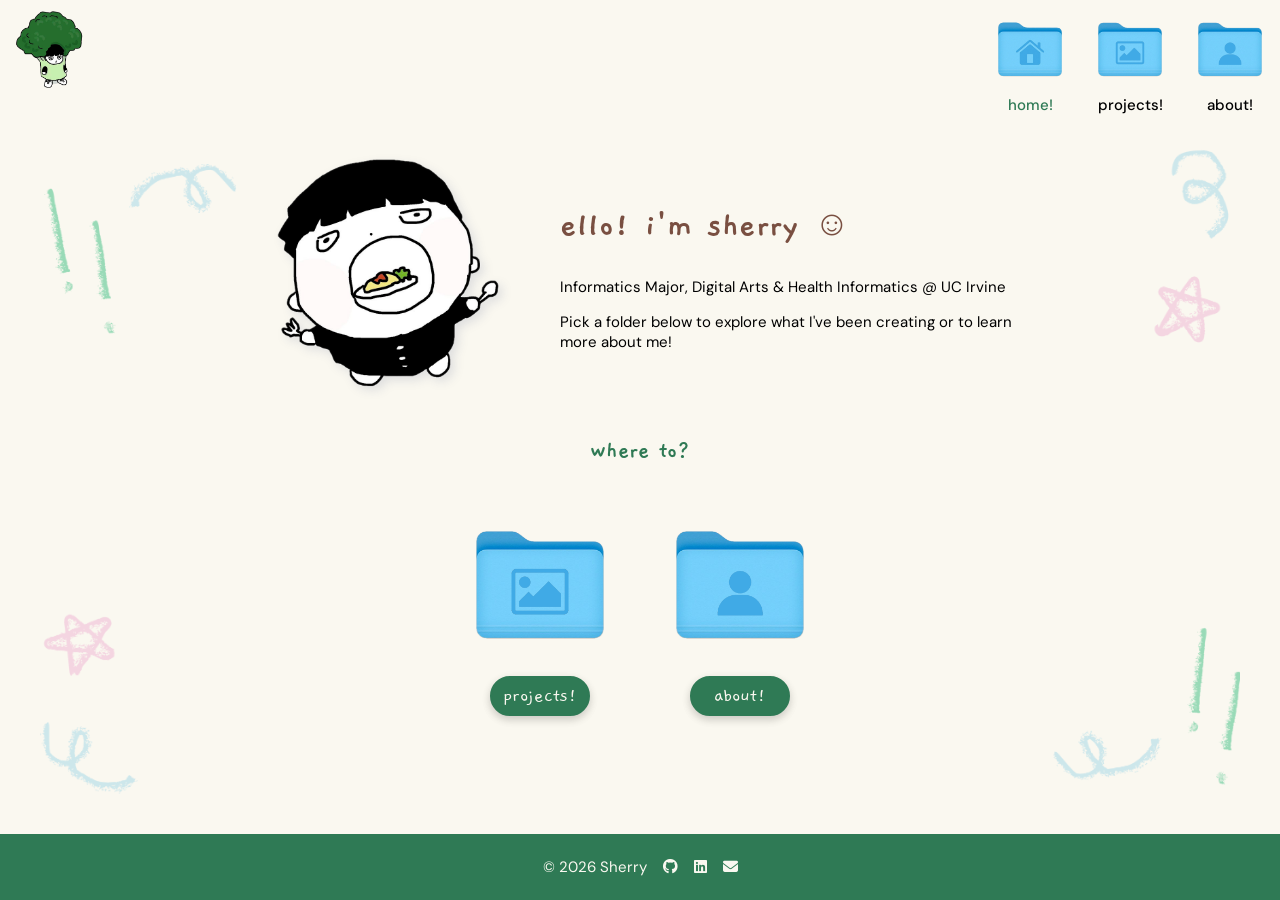
<file: index.html>
<!doctype html>
<html lang="en">

<!--
WRITTEN BY: Sherry Tram
EMAIL: smtram@uci.edu
-->

<head>
  <meta charset="utf-8">
  <meta name="author" content="Sherry Tram">
  <meta name="description" content="Sherry Tram's INF 133 A1 Portfolio">
  <meta name="viewport" content="width=device-width, initial-scale=1">

  <link rel="preconnect" href="https://fonts.googleapis.com">
  <link rel="preconnect" href="https://fonts.gstatic.com" crossorigin>
  <link rel="stylesheet" href="https://fonts.googleapis.com/css2?family=DM+Sans:opsz,wght@9..40,300..700&family=Gaegu:wght@400;700&display=swap">
  <link rel="stylesheet" href="https://cdnjs.cloudflare.com/ajax/libs/font-awesome/6.5.2/css/all.min.css">

  <link rel="stylesheet" href="mystyle.css">
   
  <title>sherry tram</title>
</head>
<body class="page-home">
  <a class="skip-link" href="#main">Skip to content</a>
  <header class="site-header">
    <a class="logo" href="index.html">
      <img src="img/brocmob.png" alt="Home: character logo">
    </a>

    <nav aria-label="main">
      <ul>
        <li>
            <a href="index.html" aria-current="page">
                <img src="img/homefolder.png" alt="Home folder">
                <span>home!</span>
            </a>
        </li>
        <li>
            <a href="projects.html">
                <img src="img/photofolder.png" alt="Projects folder">
                <span>projects!</span>
            </a>
        </li>
        <li>
            <a href="about.html">
                <img src="img/aboutfolder.png" alt="About folder">
                <span>about!</span>
            </a>
        </li>
      </ul>
    </nav>
  </header>

  <main id="main">
    <section class="hero">
      <img class="hero-img" src="img/aboutmob.png" alt="Hand-drawn character waving hello">
      <div class="hero-text">
          <h1>ello! i'm sherry &#9786;</h1>
          <p>Informatics Major, Digital Arts & Health Informatics @ UC Irvine</p>
          <p>Pick a folder below to explore what I've been creating or to learn more about me!</p>
      </div>
    </section>
    <br><br>
    <section class="directory" aria-labelledby="explore">
      <h2>where to?</h2>
        <ul class="dir-grid">
          <li>
              <a class="dir-card" href="projects.html">
                  <img src="img/photofolder.png" alt="Projects folder">
                  <span class="btn">projects!</span>
                  <span class="hovertext">view my projects!</span>
              </a>
          </li>
          <li>
              <a class="dir-card" href="about.html">
                  <img src="img/aboutfolder.png" alt="About folder">
                  <span class="btn">about!</span>
                  <span class="hovertext">learn about me!</span>
              </a>
          </li>
        </ul>
    </section>
  </main>

  <footer class="site-footer">
    <p>&copy; 2026 Sherry
        <a href="https://github.com/sherrytram" aria-label="GitHub" target="_blank" rel="noopener"><span class="fa-brands fa-github" aria-hidden="true"></span></a>
        <a href="https://www.linkedin.com/in/sherry-tram" aria-label="LinkedIn" target="_blank" rel="noopener"><span class="fa-brands fa-linkedin" aria-hidden="true"></span></a>
        <a href="mailto:smtram@uci.edu" aria-label="Email me"><span class="fa-solid fa-envelope" aria-hidden="true"></span></a>
    </p>
</footer>
</body>
</html>
</file>
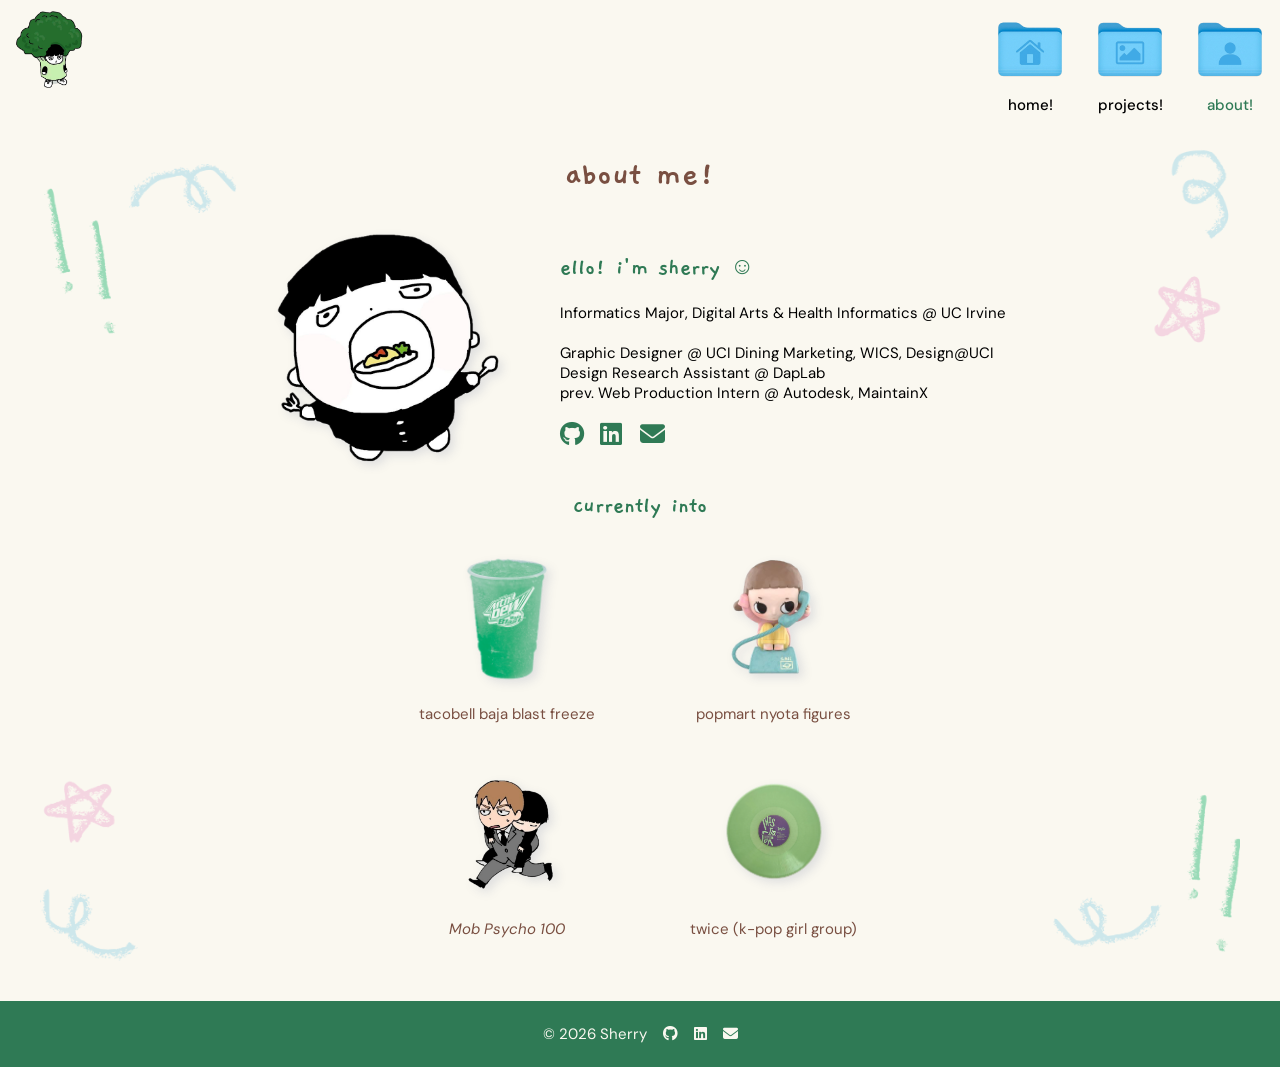
<file: about.html>
<!doctype html>
<html lang="en">

<!--
WRITTEN BY: Sherry Tram
EMAIL: smtram@uci.edu
-->

<head>
  <meta charset="utf-8">
  <meta name="author" content="Sherry Tram">
  <meta name="description" content="Sherry Tram's INF 133 A1 Portfolio">
  <meta name="viewport" content="width=device-width, initial-scale=1">

  <link rel="preconnect" href="https://fonts.googleapis.com">
  <link rel="preconnect" href="https://fonts.gstatic.com" crossorigin>
  <link rel="stylesheet" href="https://fonts.googleapis.com/css2?family=DM+Sans:opsz,wght@9..40,300..700&family=Gaegu:wght@400;700&display=swap">
  <link rel="stylesheet" href="https://cdnjs.cloudflare.com/ajax/libs/font-awesome/6.5.2/css/all.min.css">

  <link rel="stylesheet" href="mystyle.css">
   
  <title>sherry tram | about</title>
</head>
<body class="page-about">
  <header class="site-header">
    <a class="logo" href="index.html">
      <img src="img/brocmob.png" alt="Home: character logo">
    </a>

    <nav aria-label="main">
      <ul>
        <li>
            <a href="index.html">
                <img src="img/homefolder.png" alt="Home folder">
                <span>home!</span>
            </a>
        </li>
        <li>
            <a href="projects.html">
                <img src="img/photofolder.png" alt="Projects folder">
                <span>projects!</span>
            </a>
        </li>
        <li>
            <a href="about.html" aria-current="page">
                <img src="img/aboutfolder.png" alt="About folder">
                <span>about!</span>
            </a>
        </li>
      </ul>
    </nav>
  </header>

  <main id="main">
    <h1>about me!</h1>

    <section class="hero">
      <img class="hero-img" src="img/aboutmob.png" alt="Hand-drawn character waving hello">
      <div class="hero-text">
          <h2>ello! i'm sherry &#9786;</h2>
          <p>Informatics Major, Digital Arts & Health Informatics @ UC Irvine<br><br>
            Graphic Designer @ UCI Dining Marketing, WICS, Design@UCI<br>
            Design Research Assistant @ DapLab<br>
            prev. Web Production Intern @ Autodesk, MaintainX
        
            </p>
          <div class="social">
            <a href="https://github.com/sherrytram" aria-label="GitHub" target="_blank" rel="noopener"><span class="fa-brands fa-github" aria-hidden="true"></span></a>
            <a href="https://www.linkedin.com/in/sherry-tram" aria-label="LinkedIn" target="_blank" rel="noopener"><span class="fa-brands fa-linkedin" aria-hidden="true"></span></a>
            <a href="mailto:smtram@uci.edu" aria-label="Email me"><span class="fa-solid fa-envelope" aria-hidden="true"></span></a>
        </div>
      </div>
    </section>

    <section class="interests" aria-labelledby="into">
            <h2 id="into">currently into</h2>
            <div class="interest-row">
                <figure>
                    <img src="img/baja.png" alt="Tacobell Baja blast Freeze drink">
                    <figcaption>tacobell baja blast freeze</figcaption>
                </figure>
                <figure>
                    <img src="img/nyota.png" alt="Popmart Nyota blindbox figure">
                    <figcaption>popmart nyota figures</figcaption>
                </figure>
                <figure>
                    <img src="img/reigen_mob.png" alt="Reigen and Mob from Mob Psycho 100">
                    <figcaption><em>Mob Psycho 100</em></figcaption>
                </figure>
                <figure>
                    <img src="img/twice.png" alt="K-pop girl group twice">
                    <figcaption>twice (k-pop girl group)</figcaption>
                </figure>
            </div>
        </section>
  </main>

  <footer class="site-footer">
    <p>&copy; 2026 Sherry
        <a href="https://github.com/sherrytram" aria-label="GitHub" target="_blank" rel="noopener"><span class="fa-brands fa-github" aria-hidden="true"></span></a>
        <a href="https://www.linkedin.com/in/sherry-tram" aria-label="LinkedIn" target="_blank" rel="noopener"><span class="fa-brands fa-linkedin" aria-hidden="true"></span></a>
        <a href="mailto:smtram@uci.edu" aria-label="Email me"><span class="fa-solid fa-envelope" aria-hidden="true"></span></a>
    </p>
</footer>
</body>
</html>
</file>
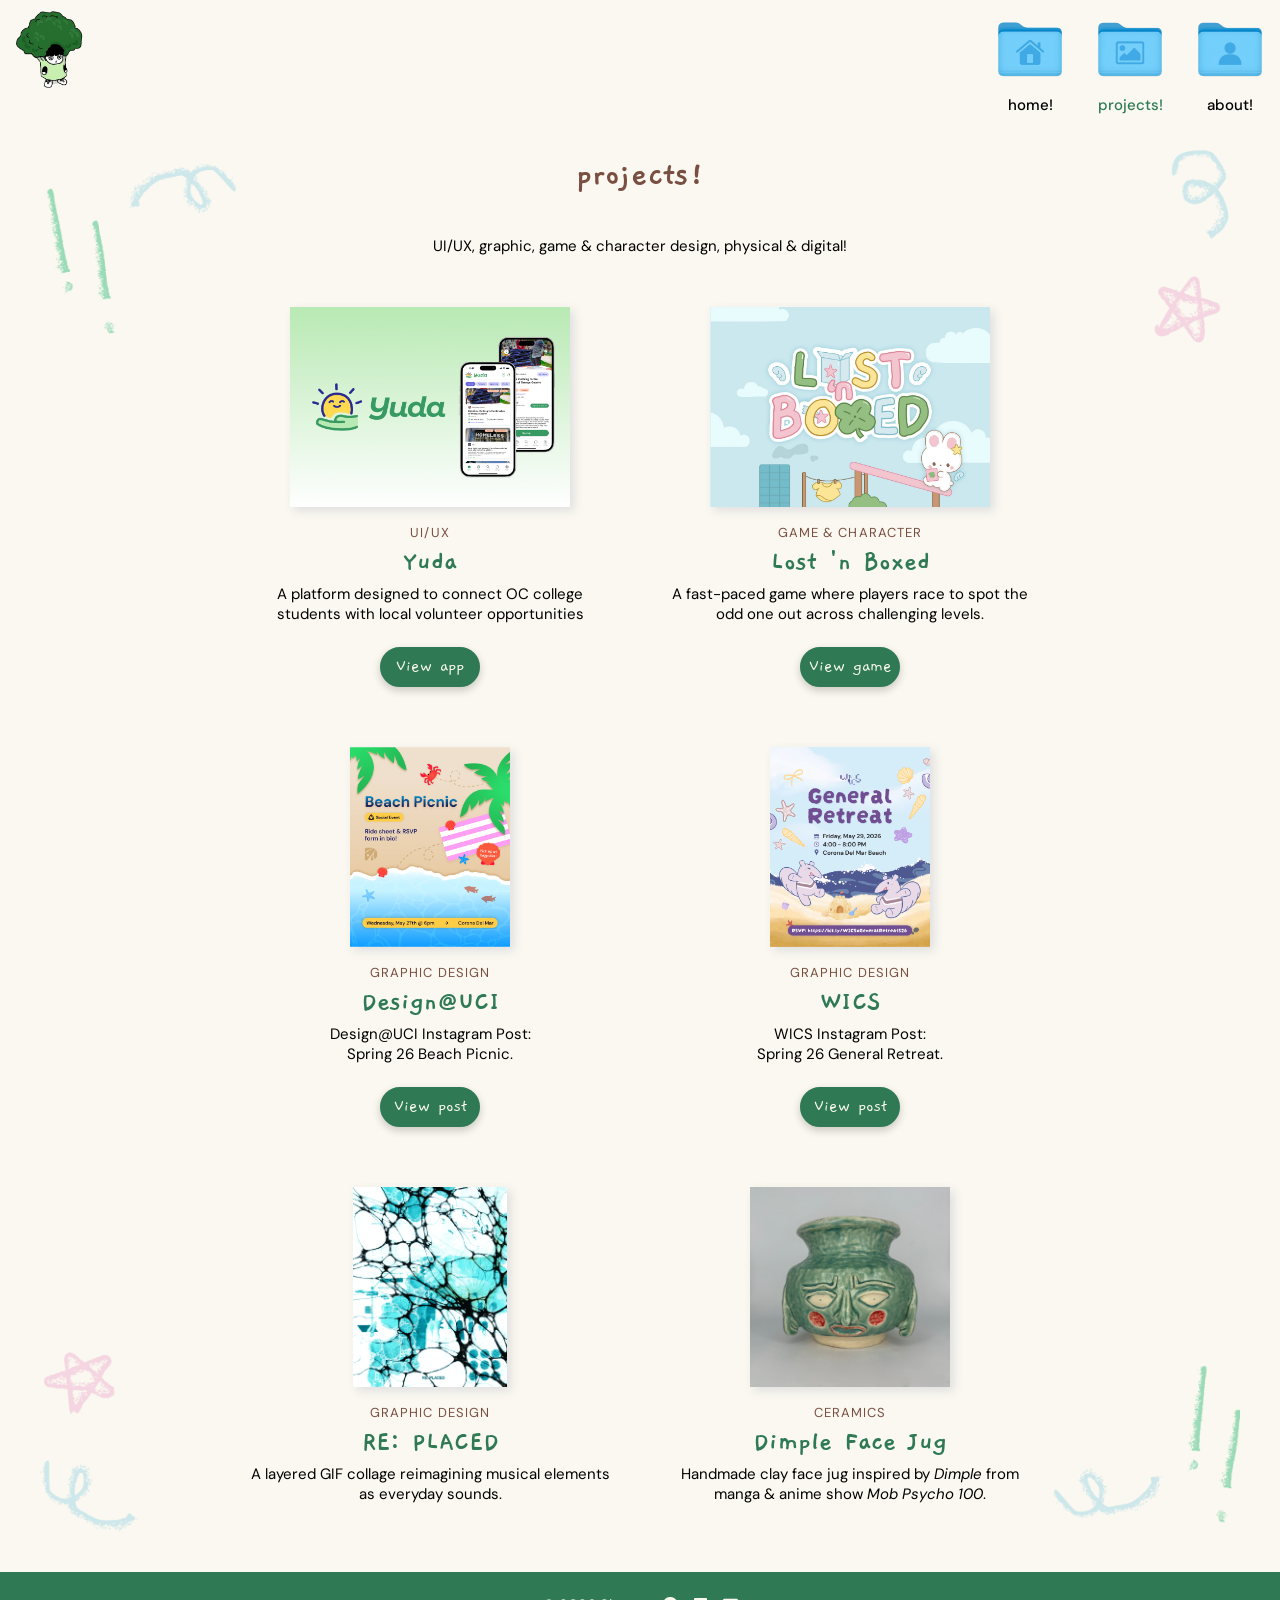
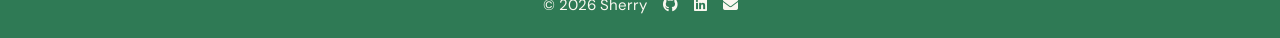
<file: projects.html>
<!doctype html>
<html lang="en">

<!--
WRITTEN BY: Sherry Tram
EMAIL: smtram@uci.edu
-->

<head>
  <meta charset="utf-8">
  <meta name="author" content="Sherry Tram">
  <meta name="description" content="Sherry Tram's INF 133 A1 Portfolio">
  <meta name="viewport" content="width=device-width, initial-scale=1">

  <link rel="preconnect" href="https://fonts.googleapis.com">
  <link rel="preconnect" href="https://fonts.gstatic.com" crossorigin>
  <link rel="stylesheet" href="https://fonts.googleapis.com/css2?family=DM+Sans:opsz,wght@9..40,300..700&family=Gaegu:wght@400;700&display=swap">
  <link rel="stylesheet" href="https://cdnjs.cloudflare.com/ajax/libs/font-awesome/6.5.2/css/all.min.css">

  <link rel="stylesheet" href="mystyle.css">
   
  <title>sherry tram | projects</title>
</head>
<body class="page-about">
  <header class="site-header">
    <a class="logo" href="index.html">
      <img src="img/brocmob.png" alt="Home: character logo">
    </a>

    <nav aria-label="main">
      <ul>
        <li>
            <a href="index.html">
                <img src="img/homefolder.png" alt="Home folder">
                <span>home!</span>
            </a>
        </li>
        <li>
            <a href="projects.html" aria-current="page">
                <img src="img/photofolder.png" alt="Projects folder">
                <span>projects!</span>
            </a>
        </li>
        <li>
            <a href="about.html">
                <img src="img/aboutfolder.png" alt="About folder">
                <span>about!</span>
            </a>
        </li>
      </ul>
    </nav>
  </header>

  <main id="main">
    <h1>projects!</h1>

    <div class="hero">
          <p>UI/UX, graphic, game & character design, physical & digital!</p>
    </div>

    <div class="work-grid">
                <article class="work">
                    <img src="img/yuda.png" alt="Yuda app screens">
                    <p class="work-type">UI/UX</p>
                    <h2>Yuda</h2>
                    <p>A platform designed to connect OC college students with 
                        local volunteer opportunities</p>
                    <a class="btn" href="https://sites.google.com/uci.edu/yuda/home?authuser=0" target="_blank">View app</a>
                </article>
 
                <article class="work">
                    <img src="img/lostnboxed.jpg" alt="Lost n boxed title screen">
                    <p class="work-type">Game & Character</p>
                    <h2>Lost 'n Boxed</h2>
                    <p>A fast-paced game where players race to spot the odd one out across challenging levels.</p>
                    <a class="btn" href="https://scratch.mit.edu/projects/1197409944/" target="_blank">View game</a>
                </article>
 
                <article class="work">
                    <img src="img/dauci.png" alt="Instagram post graphic for Design at UCI">
                    <p class="work-type">Graphic Design</p>
                    <h2>Design@UCI</h2>
                    <p>Design@UCI Instagram Post:<br>Spring 26 Beach Picnic.</p>
                    <a class="btn" href="https://www.instagram.com/p/DYpSp4OlQey/" target="_blank">View post</a>
                </article>
 
                <article class="work">
                    <img src="img/wics.png" alt="Placeholder: Instagram post graphic Women in Computer Science and Information">
                    <p class="work-type">Graphic Design</p>
                    <h2>WICS</h2>
                    <p>WICS Instagram Post:<br> Spring 26 General Retreat.</p>
                    <a class="btn" href="https://www.instagram.com/p/DYVwzOXPkQr/" target="_blank">View post</a>
                </article>
 
                <article class="work">
                    <img src="img/collage.gif" alt="Layered photo collage gif with textured overlays">
                    <p class="work-type">Graphic Design</p>
                    <h2>RE: PLACED</h2>
                    <p>A layered GIF collage reimagining musical elements as everyday sounds.</p>
                </article>
 
                <article class="work">
                    <img src="img/dimple.jpeg" alt="Handmade clay pot shaped like Dimple from Mob Psycho 100">
                    <p class="work-type">Ceramics</p>
                    <h2>Dimple Face Jug</h2>
                    <p>Handmade clay face jug inspired by <em>Dimple</em> from manga & anime show <em>Mob Psycho 100</em>.</p>
                </article>
        </div>
  </main>

  <footer class="site-footer">
    <p>&copy; 2026 Sherry
        <a href="https://github.com/sherrytram" aria-label="GitHub" target="_blank" rel="noopener"><span class="fa-brands fa-github" aria-hidden="true"></span></a>
        <a href="https://www.linkedin.com/in/sherry-tram" aria-label="LinkedIn" target="_blank" rel="noopener"><span class="fa-brands fa-linkedin" aria-hidden="true"></span></a>
        <a href="mailto:smtram@uci.edu" aria-label="Email me"><span class="fa-solid fa-envelope" aria-hidden="true"></span></a>
    </p>
</footer>
</body>
</html>
</file>
<file: mystyle.css>
/* ==========================================================
   VARIABLES & BASE DESIGN
   ========================================================== */

:root {
    --cream: #FAF8F0;
    --brown: #794F41;
    --green: #2F7A55;
    --lightgreen: #4B966D;

    --shadow-light: rgb(223, 223, 223);
    --shadow-mid: rgb(223, 223, 223);
    --shadow-dark: rgb(223, 223, 223);

    --bg-width: 1200px;
    --bg-top-offset: 10px; 
    --bg-side-space: 40px;    
    --icon: clamp(64px, 18vw, 100px);

    --font-display: "Gaegu", "Comic Sans MS", cursive;
    --font-body: "DM Sans", -apple-system, BlinkMacSystemFont, 
    "Segoe UI", Arial, sans-serif;
}

*, *::before, *::after {box-sizing: border-box; }

body{
    margin: 0;
    min-height: 100vh;
    display: flex;
    flex-direction: column;
    text-align: center;
    font-family: var(--font-body);
    background-color: var(--cream);
}

main { 
    flex: 1;
    width: 100%;
    padding: 0 max(1rem, calc((100% - 1100px) / 2));
    margin-bottom: 30px;
    background-image: url("img/bg_top.png"), url("img/bg_bottom.png");
    background-size: min(var(--bg-width), calc(100% - 2 * var(--bg-side-space))) auto;
    background-position: center var(--bg-top-offset), center bottom;
    background-repeat: no-repeat, no-repeat;
}

h1 { 
    font-family: var(--font-display); 
    font-size: clamp(28px, 6vw, 35px); 
    color: var(--brown); 
}

h2 { 
    font-family: var(--font-display);
    color: var(--green); 
}

p  { font-size: 15px; }

img { max-width: 100%; }
a   { color: var(--green); }
 
/* ==========================================================
   BUTTONS
   ========================================================== */

.btn {
    display: inline-flex;
    align-items: center;
    justify-content: center;
    width: 100px;
    height: 40px;
    font-family: var(--font-display);
    font-size: 20px;
    text-decoration: none;
    color: var(--cream);
    background-color: var(--green);
    border: 2px solid var(--green);
    border-radius: 50px;
    box-shadow: 0 4px 8px 0 rgba(0, 0, 0, 0.1), 0 3px 10px 0 rgba(0, 0, 0, 0.1);
    transition-duration: 0.2s;
}
.btn:hover, .btn:focus-visible { background-color: var(--cream); color: var(--green); }

/* ==========================================================
   HEADER, NAV, FOOTER, SKIP LINK
   ========================================================== */
   
.site-header { display: flex; justify-content: space-between; }
 
.logo img { width: var(--icon); height: var(--icon); display: block; }
 
.site-header nav ul {
    display: flex;
    flex-direction: row;
    align-items: center;
    justify-content: center;
    margin: 0;
    padding: 0;
    list-style: none;
}
 
.site-header nav a {
    display: flex;
    flex-direction: column;
    align-items: center;
    justify-content: center;
    text-decoration: none;
    color: #000;
    font-size: 15px;
    font-weight: 500;
}
.site-header nav img  { width: var(--icon); height: var(--icon); display: block; }
.site-header nav span { margin: -5px 0 15px; }
 
.site-header nav a:hover,
.site-header nav a:focus-visible { color: var(--brown); filter: drop-shadow(4px 4px 5px var(--shadow-light)); }
.site-header nav a[aria-current="page"] { color: var(--green); }
 
.site-footer { padding: 0.5rem; font-size: 15px; background-color: var(--green); }
.site-footer p {
    display: flex;
    justify-content: center;
    color: #FAF8F0;
    align-items: center;
    gap: 1rem;         
}
.site-footer a {
    color:#FAF8F0;
}

.skip-link { position: absolute; left: -999px; }
.skip-link:focus { left: 1rem; top: 1rem; padding: 0.5rem; background: var(--cream); z-index: 10; }

/* ==========================================================
   HOMEPAGE: HERO 
   ========================================================== */

.hero {
    display: flex;
    flex-direction: row;
    align-items: center;
    justify-content: center;              
    gap: 1rem 50px;
    margin-top: 1rem;
}
.hero-img  { width: clamp(160px, 45vw, 250px); height: auto; aspect-ratio: 1; filter: drop-shadow(4px 4px 5px var(--shadow-light)); }
.hero-text { flex: 1 1 320px; max-width: 460px; text-align: left; }

@media (max-width: 1100px) {
    .hero { flex-direction: column; flex-wrap: nowrap; align-items: center; }
    .hero-text { flex: none; width: 100%; max-width: 350px; }
}

/* ==========================================================
   HOME PAGE: DIRECTORY
   ========================================================== */
 
.dir-grid {
    display: flex;
    flex-direction: row;
    flex-wrap: wrap;
    justify-content: center;
    margin: 0;
    padding: 0;
    list-style: none;
}

.dir-grid li { flex: 0 0 auto; }
.dir-card { min-width: 200px; }

.directory h2 {
    margin-top: -0.1rem;       
}

.dir-card {
    display: flex;
    flex-direction: column;
    align-items: center;
    justify-content: center;
    text-decoration: none;
}
.dir-card img { width: clamp(120px, 30vw, 200px); height: auto; aspect-ratio: 1; display: block; margin-bottom: -10px; }
.dir-card:hover, .dir-card:focus-visible { filter: drop-shadow(4px 4px 5px var(--shadow-mid)); }
 
.hovertext { display: block; margin: 15px 0; font-size: 15px; color: var(--brown); opacity: 0; }
.dir-card:hover .hovertext,
.dir-card:focus-visible .hovertext { opacity: 1; }

@media (max-width: 400px) {
    .dir-grid { flex-direction: column; align-items: center; }
    .dir-grid .dir-card { width: 100%; }
    .dir-grid .dir-card img { width: min(80vw, 200px); }
}
 
@media (hover: none) { .hovertext { opacity: 1; } }
   
/* ==========================================================
   ABOUT: HERO 
   ========================================================== */

.social {
    display: flex;      
}
.social a {
    width: 40px;        
    height: 40px;
    font-size: 25px;    
}

/* ==========================================================
   PROJECTS
   ========================================================== */

.work-grid {
    display: grid;
    grid-template-columns: repeat(2, minmax(0, 360px));   
    justify-content: center;
    gap: 30px 60px;                                       
    margin-top: 36px;
}
.work { padding-bottom: 30px; }
.work img { height: 200px; max-width: 100%; filter: drop-shadow(4px 4px 5px var(--shadow-dark)); }
.work .work-type { margin: 0.75rem 0 0; font-size: 13px; letter-spacing: 0.08em; text-transform: uppercase; color: var(--brown); }   
.work h2 { margin: 0.25rem 0 0; font-size: 28px;}
.work p { margin: 0.25rem 0 0.5rem; }
.work a {margin-top: 15px; font-size: 18px;}

@media (max-width: 800px) {
    .work-grid { grid-template-columns: minmax(0, 360px); }
}

/* ==========================================================
   ABOUT: CURRENTLY INTO
   ========================================================== */

.interest-row {
    display: grid;
    grid-template-columns: repeat(auto-fit, minmax(min(100%, 200px), 1fr));
    gap: 2rem;
    max-width: 500px;
    margin: 0 auto 2rem;
}
.interest-row figure { margin: 0; }

.work img {
    width: 100%;
    height: 200px;
    object-fit: contain;
}
.interest-row img {
    width: 100%;
    max-width: 150px;
    height: auto;
    aspect-ratio: 1;
    object-fit: cover;
    filter: drop-shadow(4px 4px 5px var(--shadow-dark));
}
.interest-row figcaption { margin-top: 0.5rem; font-size: 15px; color: var(--brown); }
</file>
